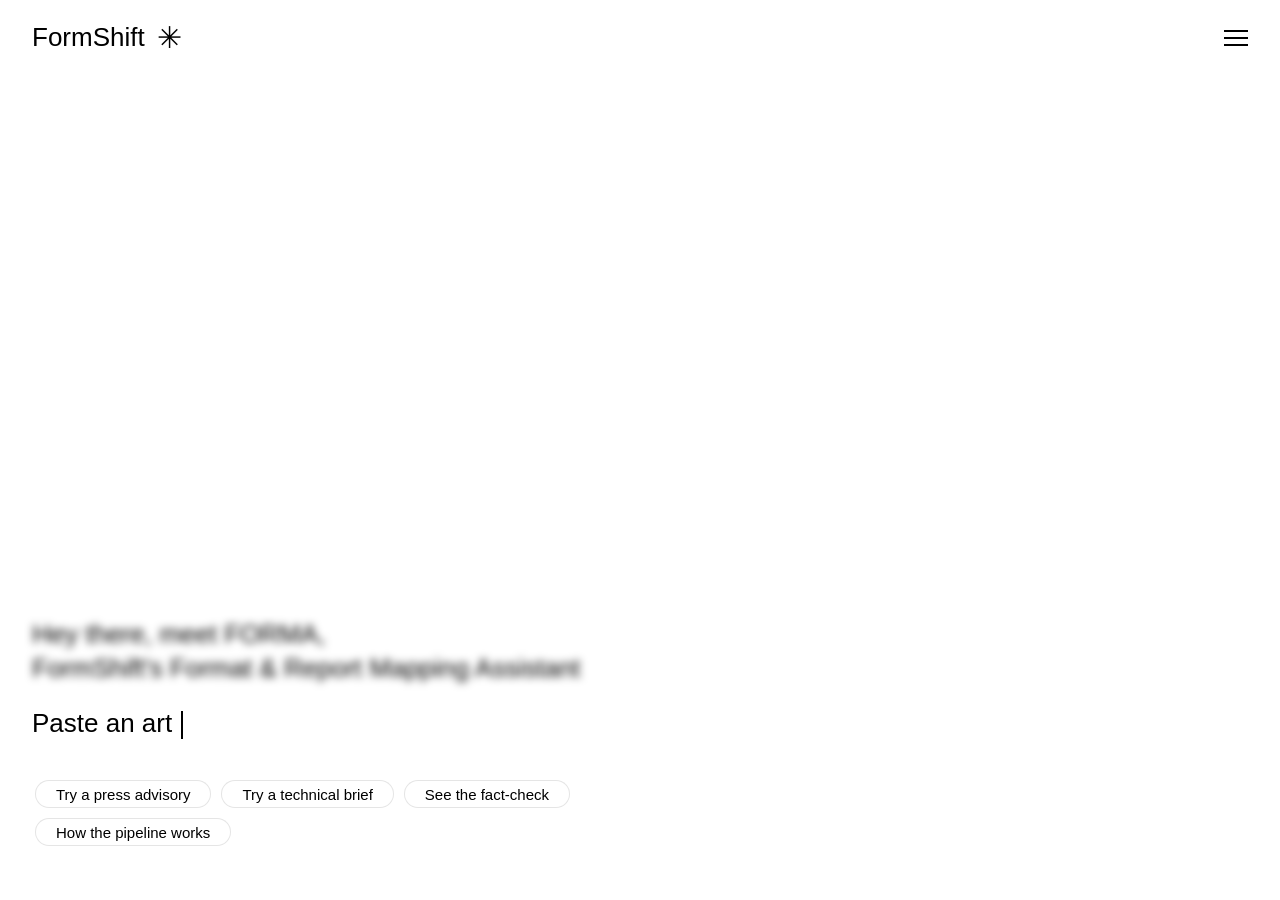
<file: index.html>
<!doctype html>
<html lang="en">

<head>
  <meta charset="UTF-8" />
  <meta name="viewport" content="width=device-width, initial-scale=1.0" />

  <title>FormShift</title>

  <link rel="preconnect" href="https://fonts.googleapis.com">
  <link rel="preconnect" href="https://fonts.gstatic.com" crossorigin>

  <link
    href="https://fonts.googleapis.com/css2?family=Quantico:wght@400;700&display=swap"
    rel="stylesheet"
  >

  <link rel="stylesheet" href="style.css" />
</head>


<body class="page-transition">


  <!-- ============================================================ -->
  <!-- BACKGROUND VIDEO                                              -->
  <!-- ============================================================ -->

  <video
    id="bg-video"
    autoplay
    muted
    loop
    playsinline
    preload="auto"
    src="https://d8j0ntlcm91z4.cloudfront.net/user_38xzZboKViGWJOttwIXH07lWA1P/hf_20260530_042513_df96a13b-6155-4f6e-8b93-c9dee66fba08.mp4">
  </video>


  <!-- ============================================================ -->
  <!-- NAVBAR                                                        -->
  <!-- ============================================================ -->

  <nav class="navbar">

    <div class="logo">

      <a
        class="logo-text"
        href="index1.html">
        FormShift
      </a>

      <span class="logo-asterisk">✳︎</span>

    </div>


    <button
      id="hamburger"
      class="hamburger"
      aria-label="Toggle menu"
      aria-expanded="false">

      <span></span>
      <span></span>
      <span></span>

    </button>

  </nav>


  <!-- ============================================================ -->
  <!-- MOBILE MENU                                                   -->
  <!-- ============================================================ -->

  <div id="mobile-menu" class="mobile-menu">

    <a href="#">Formats</a>
    <a href="#">Pipeline</a>
    <a href="#">Docs</a>
    <a href="#">Pricing</a>

  </div>


  <!-- ============================================================ -->
  <!-- HERO                                                           -->
  <!-- ============================================================ -->

  <main class="hero">

    <div class="hero-content">

      <p class="intro-label">
        Hey there, meet FORMA,<br>
        FormShift's Format &amp; Report Mapping Assistant
      </p>


      <p class="typewriter">

        <span id="typewriter-text"></span>

        <span
          id="typewriter-cursor"
          class="cursor">
        </span>

      </p>


      <!-- ======================================================== -->
      <!-- ACTION PILLS                                               -->
      <!-- ======================================================== -->

      <div id="pills" class="pills">

        <button
          type="button"
          class="pill chat-trigger">
          Try a press advisory
        </button>


        <button
          type="button"
          class="pill chat-trigger">
          Try a technical brief
        </button>


        <button
          type="button"
          class="pill chat-trigger">
          See the fact-check
        </button>


        <button
          type="button"
          class="pill chat-trigger">
          How the pipeline works
        </button>

      </div>

    </div>

  </main>


  <!-- ============================================================ -->
  <!-- CHAT OVERLAY                                                   -->
  <!-- ============================================================ -->

  <div
    id="chat-overlay"
    class="chat-overlay">
  </div>


  <!-- ============================================================ -->
  <!-- CHAT BOX                                                       -->
  <!-- ============================================================ -->

  <div
    id="chat-box"
    class="chat-box"
    role="dialog"
    aria-label="Chat with FORMA">


    <!-- ========================================================== -->
    <!-- CHAT HEADER                                                 -->
    <!-- ========================================================== -->

    <div class="chat-header">

      <div class="chat-header-text">

        <div class="chat-header-title">

          <span class="chat-dot"></span>

          FORMA

        </div>


        <div class="chat-header-subtitle">
          Extract → Generate → Verify
        </div>

      </div>


      <button
        type="button"
        id="chat-close"
        class="chat-close"
        aria-label="Close chat">

        &times;

      </button>

    </div>


    <!-- ========================================================== -->
    <!-- CHAT MESSAGES                                                -->
    <!-- ========================================================== -->

    <div
      id="chat-messages"
      class="chat-messages">
    </div>


    <!-- ========================================================== -->
    <!-- CHAT FORM                                                    -->
    <!-- ========================================================== -->

    <form
      id="chat-form"
      class="chat-form">


      <!-- ======================================================== -->
      <!-- HIDDEN FILE INPUT                                         -->
      <!-- ======================================================== -->

      <input
        id="chat-file"
        type="file"
        accept=".txt,.md,.csv,.json,text/plain,text/csv,application/json"
        hidden
      />


      <!-- ======================================================== -->
      <!-- UPLOAD BUTTON                                              -->
      <!-- ======================================================== -->

      <button
        type="button"
        id="chat-upload"
        class="chat-upload"
        aria-label="Upload article"
        title="Upload article">

        <svg
          width="18"
          height="18"
          viewBox="0 0 24 24"
          fill="none"
          xmlns="http://www.w3.org/2000/svg"
          aria-hidden="true">

          <path
            d="M12 16V4"
            stroke="currentColor"
            stroke-width="1.8"
            stroke-linecap="round"
          />

          <path
            d="M7 9L12 4L17 9"
            stroke="currentColor"
            stroke-width="1.8"
            stroke-linecap="round"
            stroke-linejoin="round"
          />

          <path
            d="M5 20H19"
            stroke="currentColor"
            stroke-width="1.8"
            stroke-linecap="round"
          />

        </svg>

      </button>


      <!-- ======================================================== -->
      <!-- ARTICLE INPUT                                              -->
      <!-- ======================================================== -->

      <input
        id="chat-input"
        class="chat-input"
        type="text"
        placeholder="Paste an article or upload a file..."
        autocomplete="off"
      />


      <!-- ======================================================== -->
      <!-- SEND BUTTON                                                -->
      <!-- ======================================================== -->

      <button
        type="submit"
        class="chat-send"
        aria-label="Send message">

        &#8594;

      </button>


    </form>

  </div>


  <!-- ============================================================ -->
  <!-- JAVASCRIPT                                                     -->
  <!-- ============================================================ -->

  <script src="script.js"></script>

</body>

</html>
</file>
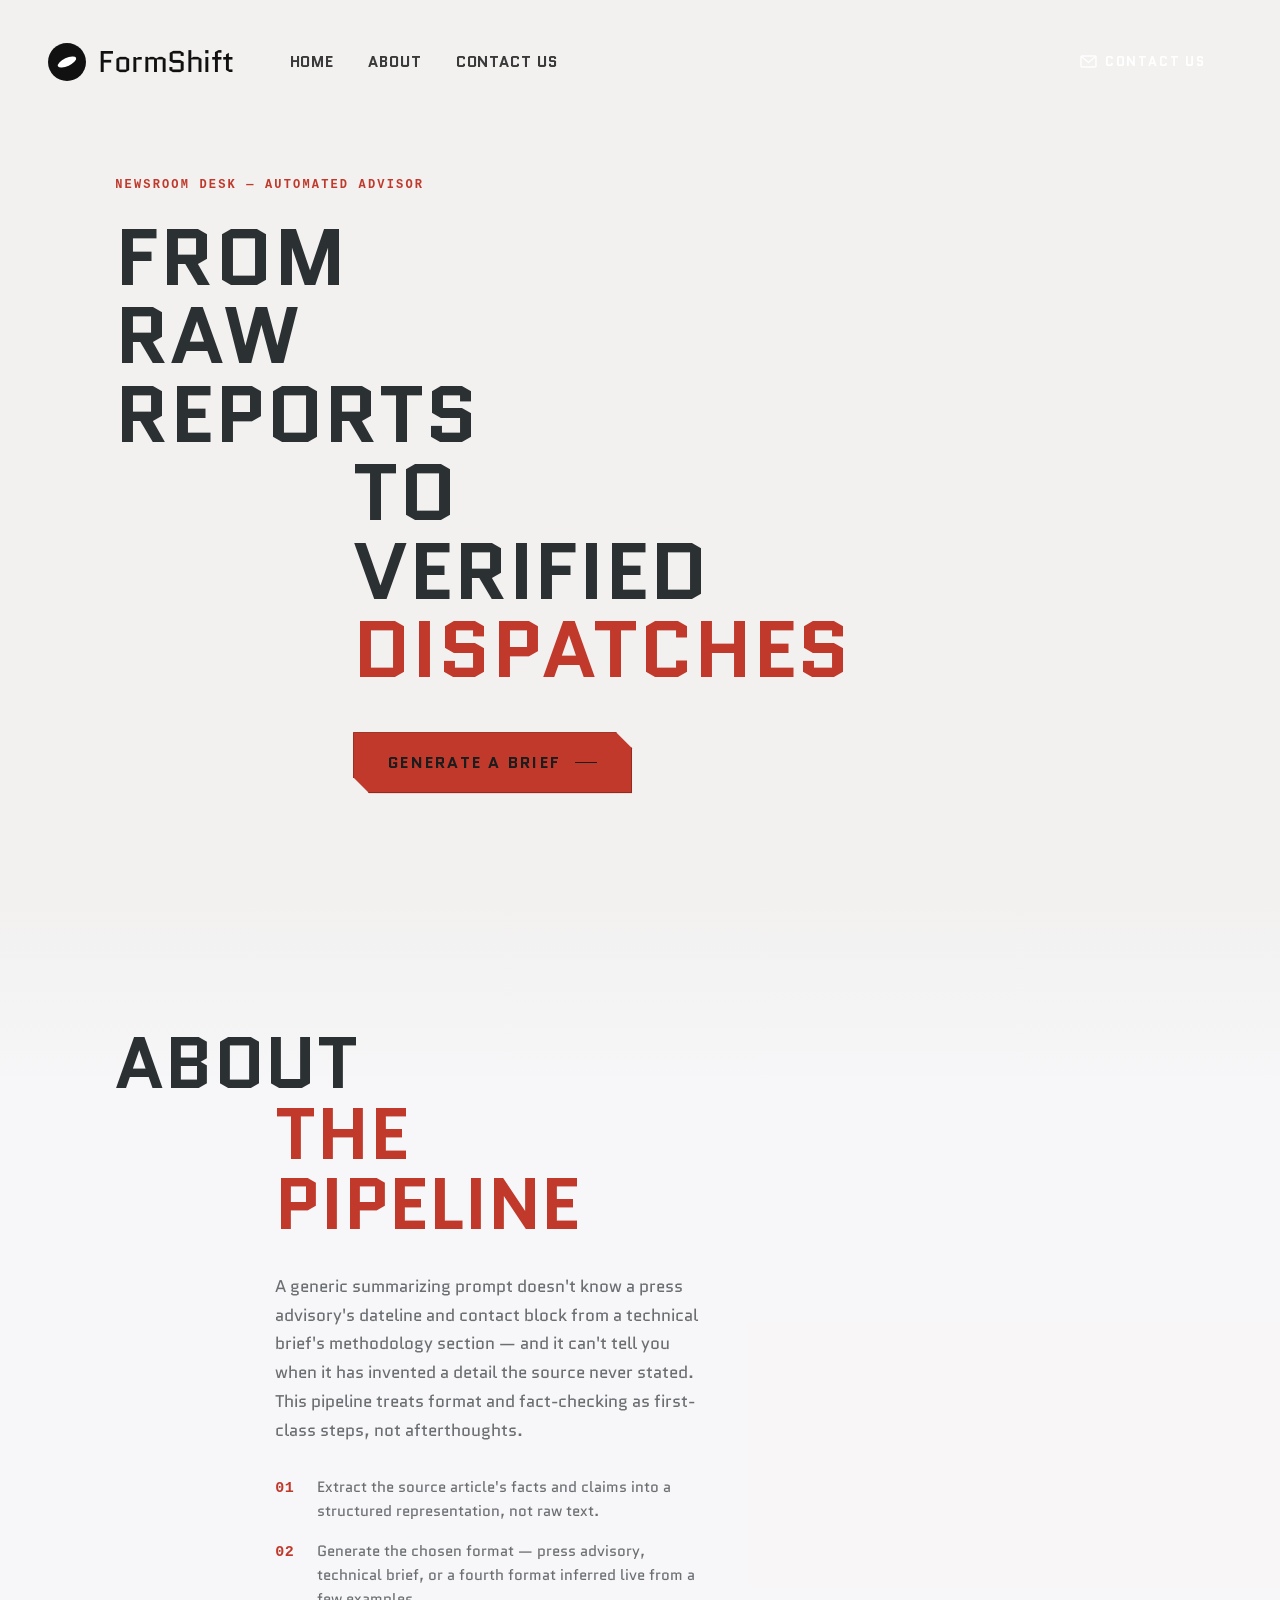
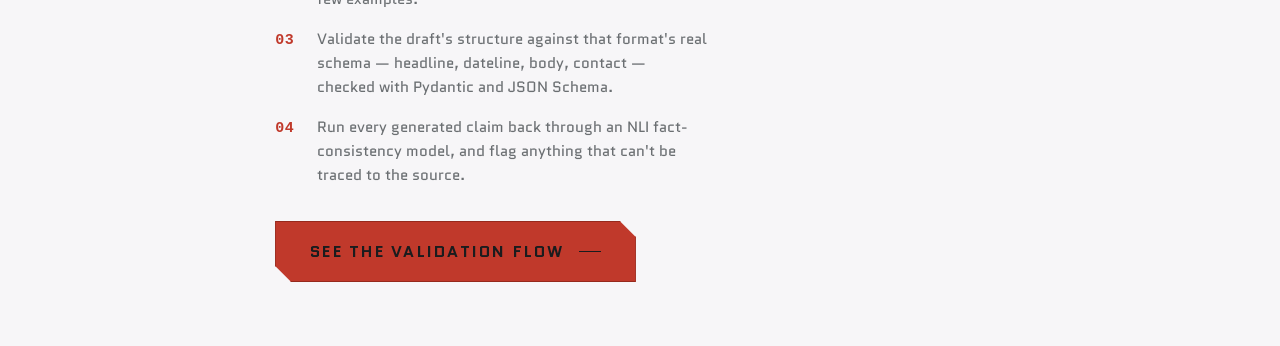
<file: index1.html>
<!DOCTYPE html>
<html lang="en">
<head>
<meta charset="UTF-8">
<meta name="viewport" content="width=device-width, initial-scale=1.0">
<title>FormShift — From raw reports to verified dispatches</title>
<link rel="preconnect" href="https://fonts.googleapis.com">
<link rel="preconnect" href="https://fonts.gstatic.com" crossorigin>
<link href="https://fonts.googleapis.com/css2?family=Quantico:wght@400;700&display=swap" rel="stylesheet">
<style>
  :root{
    --accent:#C0392B;
    --accent-hover:#d8574a;
    --accent-border:#96291d;
    --bg:#F2F1F0;
    --heading:#2b3033;
    --nav-link:#3a3a3a;
    --body-gray:#6b6f72;
    --dark-text:#1a1c1e;
  }

  *{box-sizing:border-box;}

  html,body{margin:0;padding:0;}

  body{
    background:var(--bg);
    font-family:'Quantico','Arial Narrow',sans-serif;
    color:var(--body-gray);
    opacity:0;
    transition:opacity 0.35s ease;
  }

  body.page-ready{ opacity:1; }
  body.page-leaving{ opacity:0; }

  a{
    color:var(--nav-link);
    text-decoration:none;
  }
  a:hover{ color:#000; }

  h1,h2{
    text-transform:uppercase;
    letter-spacing:0.01em;
    line-height:0.98;
    color:var(--heading);
    margin:0;
  }

  button{ font-family:inherit; cursor:pointer; }

  /* ============ HERO ============ */
  .hero{
    position:relative;
    min-height:100svh;
    background:var(--bg);
    overflow:hidden;
  }

  .hero-video{
    position:absolute;
    pointer-events:none;
    object-fit:contain;
    height:auto;
    top:0;
    right:-20%;
    width:99%;
    z-index:0;
  }

  .hero-scrim{
    position:absolute;
    inset:0;
    width:70%;
    background:linear-gradient(90deg, #F2F1F0 0%, #F2F1F0 55%, rgba(242,241,240,0.85) 78%, rgba(242,241,240,0) 100%);
    pointer-events:none;
    z-index:1;
  }

  /* Navbar */
  .navbar{
    position:relative;
    z-index:5;
    display:flex;
    flex-wrap:wrap;
    align-items:center;
    gap:clamp(20px,5vw,56px);
    padding:clamp(20px,3vw,38px) clamp(20px,4vw,48px) 0;
  }

  .logo-group{
    display:flex;
    align-items:center;
    gap:12px;
  }

  .logo-mark{
    width:38px;
    height:38px;
    border-radius:50%;
    background:#111;
    display:flex;
    align-items:center;
    justify-content:center;
    flex:none;
  }
  .logo-mark span{
    width:20px;
    height:8px;
    border-radius:50%;
    background:#fff;
    transform:rotate(-25deg);
    display:block;
  }
  .logo-word{
    font-size:clamp(22px,5vw,30px);
    font-weight:400;
    color:#111;
    letter-spacing:-0.5px;
    text-transform:none;
  }

  .nav-links{
    display:flex;
    align-items:center;
    gap:34px;
    list-style:none;
    margin:0;
    padding:0;
  }
  .nav-links a{
    font-weight:700;
    font-size:clamp(12px,2.4vw,15px);
    letter-spacing:0.06em;
    color:var(--nav-link);
    white-space:nowrap;
    text-transform:uppercase;
  }

  .nav-contact{
    margin-left:auto;
    display:flex;
    align-items:center;
    gap:8px;
    background:transparent;
    border:none;
    color:#fff;
    text-transform:uppercase;
    letter-spacing:0.14em;
    padding:14px 26px;
    font-size:13px;
    font-weight:700;
    clip-path:polygon(0 0, calc(100% - 12px) 0, 100% 12px, 100% 100%, 12px 100%, 0 calc(100% - 12px));
    transition:background 0.2s ease;
  }
  .nav-contact:hover{
    background:rgba(255,255,255,0.14);
  }
  .nav-contact svg{ flex:none; }

  .hamburger{
    display:none;
    margin-left:auto;
    background:none;
    border:none;
    flex-direction:column;
    gap:5px;
    padding:8px;
  }
  .hamburger span{
    width:22px;
    height:2px;
    background:#fff;
    display:block;
  }

  .mobile-menu{
    display:none;
    flex-direction:column;
    gap:18px;
    list-style:none;
    margin:0;
    padding:18px clamp(20px,4vw,48px) 0;
    position:relative;
    z-index:5;
  }
  .mobile-menu a{
    color:#1a1c1e;
    font-weight:700;
    font-size:15px;
    letter-spacing:0.06em;
    text-transform:uppercase;
  }
  .mobile-menu.open{ display:flex; }

  /* Headline */
  .hero-content{
    position:relative;
    z-index:2;
  }

  .dateline{
    font-family:'Courier New', monospace;
    font-size:12px;
    font-weight:700;
    letter-spacing:0.18em;
    text-transform:uppercase;
    color:var(--accent);
    padding:min(clamp(40px,9vw,120px),9vh) 20px 0 clamp(20px,9vw,118px);
  }

  .headline{
    font-weight:700;
    padding:14px 20px min(clamp(24px,4vw,44px),5vh) clamp(20px,9vw,118px);
    font-size:min(clamp(34px,7.6vw,80px), 9.2vh);
  }
  .headline .indent{
    display:block;
    margin-left:min(238px,28vw);
  }
  .headline .accent-line{
    color:var(--accent);
  }

  .cta-btn{
    display:inline-flex;
    align-items:center;
    gap:14px;
    background:var(--accent);
    border:1px solid var(--accent-border);
    color:var(--dark-text);
    text-transform:uppercase;
    font-weight:700;
    letter-spacing:0.14em;
    padding:18px 34px;
    font-size:clamp(13px,2.2vw,16px);
    clip-path:polygon(0 0, calc(100% - 16px) 0, 100% 16px, 100% 100%, 16px 100%, 0 calc(100% - 16px));
    box-shadow:0 0 0 1px rgba(192,57,43,0.35), 0 10px 30px -12px rgba(150,41,29,0.6);
    transition:background 0.2s ease, box-shadow 0.2s ease;
  }
  .cta-btn:hover{
    background:var(--accent-hover);
    box-shadow:0 0 0 1px rgba(192,57,43,0.5), 0 14px 36px -10px rgba(150,41,29,0.75);
  }
  .cta-btn .trail{
    width:22px;
    height:1px;
    background:var(--dark-text);
    display:inline-block;
  }

  .cta-wrap{
    position:relative;
    z-index:2;
    padding-left:calc(clamp(20px,9vw,118px) + min(238px,28vw));
    padding-bottom:min(clamp(36px,6vw,80px),7vh);
  }

  /* ============ ABOUT ============ */
  .about{
    display:flex;
    flex-wrap:wrap;
    align-items:center;
    gap:40px;
    background:linear-gradient(180deg, #F2F1F0 0%, #F7F6F8 18%, #F7F6F8 100%);
    padding:clamp(60px,10vw,140px) 0 clamp(30px,5vw,70px) clamp(20px,9vw,118px);
  }

  .about-left{
    flex:1 1 420px;
    min-width:300px;
  }

  .about-left h2{
    font-size:clamp(34px,6.5vw,72px);
    font-weight:700;
  }
  .about-left h2 .indent{
    display:block;
    margin-left:min(160px,18vw);
    color:var(--accent);
  }

  .about-left p{
    max-width:520px;
    margin:32px 0 0 min(160px,18vw);
    font-size:clamp(14px,1.6vw,17px);
    line-height:1.7;
    color:var(--body-gray);
  }

  .about-list{
    list-style:none;
    margin:30px 0 0 min(160px,18vw);
    padding:0;
    max-width:520px;
    display:flex;
    flex-direction:column;
    gap:16px;
  }
  .about-list li{
    display:flex;
    gap:16px;
    align-items:baseline;
    font-size:clamp(13px,1.4vw,15px);
    line-height:1.6;
    color:var(--body-gray);
  }
  .about-list .step-num{
    font-family:'Courier New', monospace;
    font-weight:700;
    letter-spacing:0.04em;
    color:var(--accent);
    flex:none;
    width:26px;
  }

  .about-left .cta-btn{
    margin:34px 0 0 min(160px,18vw);
  }

  .about-right{
    flex:1 1 360px;
    min-width:280px;
    display:flex;
    justify-content:flex-end;
    position:relative;
  }

  .about-video-wrap{
    position:relative;
    width:100%;
    max-width:644px;
  }

  .about-video{
    width:100%;
    max-width:644px;
    height:auto;
    display:block;
  }

  .about-overlay{
    position:absolute;
    top:0;
    right:0;
    width:100%;
    max-width:644px;
    height:100%;
    background:var(--accent);
    mix-blend-mode:hue;
    pointer-events:none;
    z-index:1;
  }

  /* ============ MOBILE ============ */
  @media (max-width:700px){
    .hero-video{
      top:0;
      left:-12%;
      right:auto;
      width:119%;
    }
    .hero-scrim{ display:none; }
    .nav-links, .nav-contact{ display:none; }
    .hamburger{ display:flex; }
    .dateline{
      margin-top:360px;
      padding:0 20px 0 20px;
    }
    .headline{
      margin-top:0;
      padding:10px 20px 28px 20px;
      font-size:clamp(34px,10vw,56px);
    }
    .cta-wrap{
      padding-left:20px;
    }
  }
</style>
</head>
<body>

<!-- ============ HERO ============ -->
<section class="hero">
  <video class="hero-video" autoplay muted loop playsinline preload="auto" src="https://d8j0ntlcm91z4.cloudfront.net/user_38xzZboKViGWJOttwIXH07lWA1P/hf_20260823_050407_500d0339-ab28-41c1-9688-132a74a3b5aa.mp4"></video>
  <div class="hero-scrim"></div>

  <div class="hero-content">
    <nav class="navbar">
      <div class="logo-group">
        <span class="logo-mark"><span></span></span>
        <span class="logo-word">FormShift</span>
      </div>

      <ul class="nav-links">
        <li><a href="#">Home</a></li>
        <li><a href="#about">About</a></li>
        <li><a href="#contact">Contact us</a></li> 
      </ul>

      <a class="nav-contact page-link" href="index.html">
        <svg width="17" height="13" viewBox="0 0 17 13" fill="none" xmlns="http://www.w3.org/2000/svg">
          <rect x="1" y="1" width="15" height="11" rx="1" stroke="white" stroke-width="1.4"/>
          <path d="M1.5 1.5L8.5 7.5L15.5 1.5" stroke="white" stroke-width="1.4" stroke-linecap="round" stroke-linejoin="round"/>
        </svg>
        Contact us
      </a>

      <button class="hamburger" id="hamburgerBtn" aria-label="Menu">
        <span></span><span></span><span></span>
      </button>
    </nav>

    <ul class="mobile-menu" id="mobileMenu">
      <li><a href="#">Home</a></li>
      <li><a href="#about">About</a></li>
      <li><a href="#contact">Contact us</a></li>
    </ul>

    <p class="dateline">Newsroom desk — automated Advisor</p>

    <h1 class="headline">
      FROM<br>
      RAW<br>
      REPORTS<br>
      <span class="indent">TO</span>
      <span class="indent">VERIFIED</span>
      <span class="indent accent-line">DISPATCHES</span>
    </h1>

    <div class="cta-wrap">
      <a class="cta-btn page-link" href="index.html">Generate a brief <span class="trail"></span></a>
    </div>
  </div>
</section>

<!-- ============ ABOUT ============ -->
<section class="about" id="about">
  <div class="about-left">
    <h2>ABOUT<span class="indent">THE PIPELINE</span></h2>
    <p>A generic summarizing prompt doesn't know a press advisory's dateline and contact block from a technical brief's methodology section — and it can't tell you when it has invented a detail the source never stated. This pipeline treats format and fact-checking as first-class steps, not afterthoughts.</p>

    <ul class="about-list">
      <li><span class="step-num">01</span> Extract the source article's facts and claims into a structured representation, not raw text.</li>
      <li><span class="step-num">02</span> Generate the chosen format — press advisory, technical brief, or a fourth format inferred live from a few examples.</li>
      <li><span class="step-num">03</span> Validate the draft's structure against that format's real schema — headline, dateline, body, contact — checked with Pydantic and JSON Schema.</li>
      <li><span class="step-num">04</span> Run every generated claim back through an NLI fact-consistency model, and flag anything that can't be traced to the source.</li>
    </ul>

    <a class="cta-btn page-link" href="index.html">See the validation flow <span class="trail"></span></a>
  </div>

  <div class="about-right">
    <div class="about-video-wrap">
      <video class="about-video" autoplay muted loop playsinline preload="auto" src="https://d8j0ntlcm91z4.cloudfront.net/user_38xzZboKViGWJOttwIXH07lWA1P/hf_20260823_063501_2e2c8971-de1e-473a-8611-a0c9ae7ee186.mp4"></video>
      <div class="about-overlay"></div>
    </div>
  </div>
</section>

<script>
  // Fade between the landing page and the interactive experience.
  requestAnimationFrame(() => document.body.classList.add('page-ready'));

  document.querySelectorAll('a.page-link').forEach((link) => {
    link.addEventListener('click', (event) => {
      if (event.metaKey || event.ctrlKey || event.shiftKey || event.altKey) return;
      event.preventDefault();
      document.body.classList.remove('page-ready');
      document.body.classList.add('page-leaving');
      setTimeout(() => {
        window.location.href = link.href;
      }, 350);
    });
  });

  // Mobile menu toggle
  const hamburgerBtn = document.getElementById('hamburgerBtn');
  const mobileMenu = document.getElementById('mobileMenu');
  hamburgerBtn.addEventListener('click', () => {
    mobileMenu.classList.toggle('open');
  });

  // Robust autoplay retry for all videos
  const videos = document.querySelectorAll('video');

  function tryPlay(video){
    video.muted = true;
    const p = video.play();
    if (p && p.catch) p.catch(() => {});
  }

  videos.forEach(video => {
    tryPlay(video);
    setInterval(() => tryPlay(video), 1000);
  });

  ['click', 'touchstart'].forEach(evt => {
    document.addEventListener(evt, () => {
      videos.forEach(video => tryPlay(video));
    }, { once: false });
  });
</script>

</body>
</html>
</file>
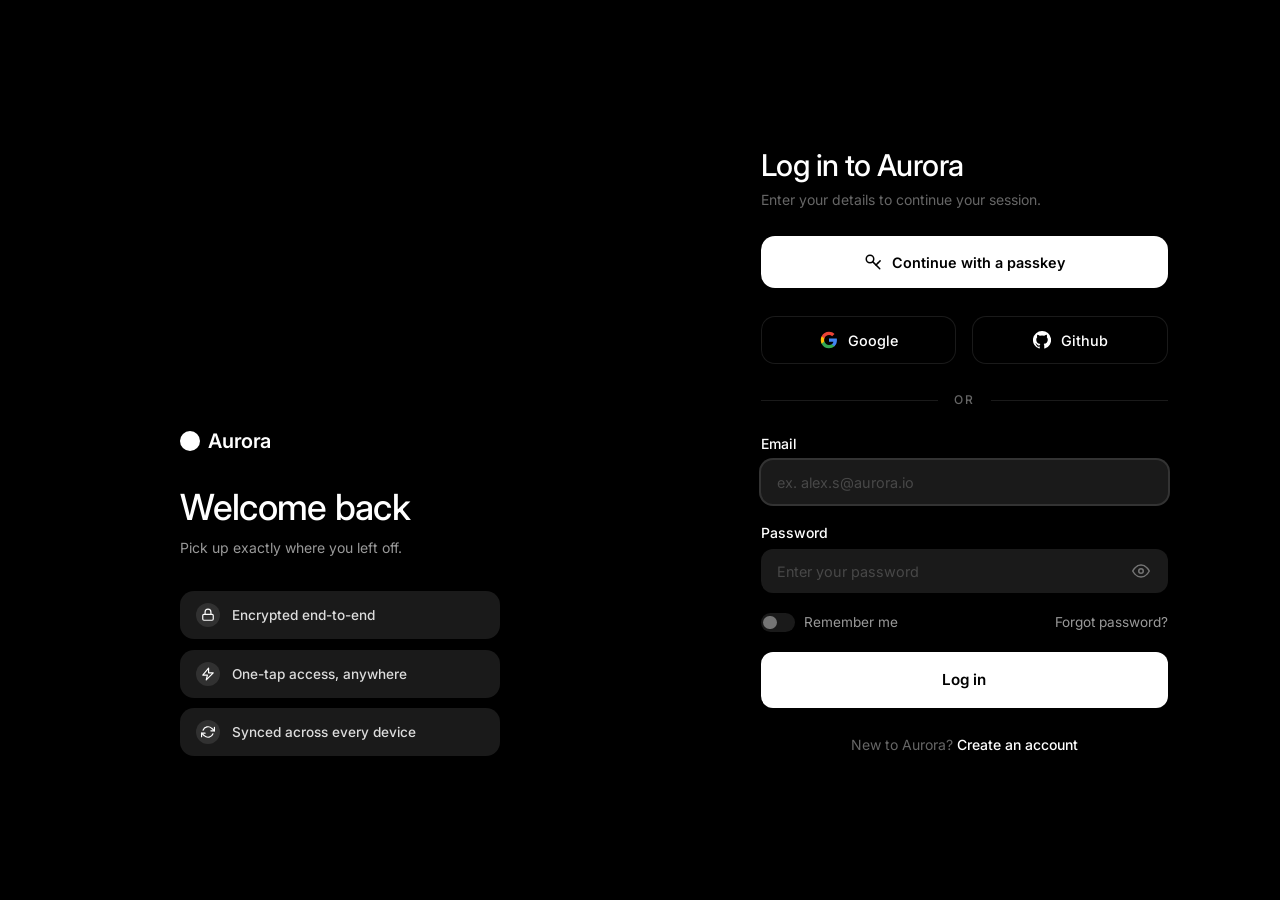
<file: login_page/login.html>
<!DOCTYPE html>
<html lang="en">
<head>
  <meta charset="UTF-8">
  <meta name="viewport" content="width=device-width, initial-scale=1.0">
  <title>Aurora Log In</title>
  <link rel="preconnect" href="https://fonts.googleapis.com">
  <link rel="preconnect" href="https://fonts.gstatic.com" crossorigin>
  <link href="https://fonts.googleapis.com/css2?family=Inter:wght@300;400;500;600;700&display=swap" rel="stylesheet">
  <link rel="stylesheet" href="login.css">
</head>
<body>

  <main class="main">

    <!-- Left Column: Hero -->
    <section class="hero">
      <video class="hero-video" autoplay muted loop playsinline>
        <source src="https://d8j0ntlcm91z4.cloudfront.net/user_38xzZboKViGWJOttwIXH07lWA1P/hf_20260506_081238_406ed0e3-5d83-436e-a512-0bbff7ec5b95.mp4" type="video/mp4">
      </video>

      <div class="hero-content">

        <div class="hero-item brand">
          <svg width="20" height="20" viewBox="0 0 20 20" fill="white">
            <circle cx="10" cy="10" r="10"></circle>
          </svg>
          <span class="brand-name">Aurora</span>
        </div>

        <div class="hero-item heading-block">
          <h1 class="heading">Welcome back</h1>
          <p class="subheading">Pick up exactly where you left off.</p>
        </div>

        <div class="hero-item highlights">
          <div class="highlight-item">
            <span class="highlight-icon">
              <svg width="14" height="14" viewBox="0 0 24 24" fill="none" stroke="currentColor" stroke-width="2" stroke-linecap="round" stroke-linejoin="round">
                <rect x="3" y="11" width="18" height="10" rx="2"></rect>
                <path d="M7 11V7a5 5 0 0 1 10 0v4"></path>
              </svg>
            </span>
            <span class="highlight-text">Encrypted end-to-end</span>
          </div>
          <div class="highlight-item">
            <span class="highlight-icon">
              <svg width="14" height="14" viewBox="0 0 24 24" fill="none" stroke="currentColor" stroke-width="2" stroke-linecap="round" stroke-linejoin="round">
                <polygon points="13 2 3 14 11 14 9 22 21 10 13 10 13 2"></polygon>
              </svg>
            </span>
            <span class="highlight-text">One-tap access, anywhere</span>
          </div>
          <div class="highlight-item">
            <span class="highlight-icon">
              <svg width="14" height="14" viewBox="0 0 24 24" fill="none" stroke="currentColor" stroke-width="2" stroke-linecap="round" stroke-linejoin="round">
                <path d="M23 4v6h-6"></path>
                <path d="M1 20v-6h6"></path>
                <path d="M3.51 9a9 9 0 0 1 14.85-3.36L23 10M1 14l4.64 4.36A9 9 0 0 0 20.49 15"></path>
              </svg>
            </span>
            <span class="highlight-text">Synced across every device</span>
          </div>
        </div>

      </div>
    </section>

    <!-- Right Column: Log In Form -->
    <section class="form-section">
      <div class="form-wrap">

        <div class="form-header">
          <h2 class="form-title">Log in to Aurora</h2>
          <p class="form-subtitle">Enter your details to continue your session.</p>
        </div>

        <button type="button" class="passkey-button" id="passkeyButton">
          <svg width="18" height="18" viewBox="0 0 24 24" fill="none" stroke="currentColor" stroke-width="2" stroke-linecap="round" stroke-linejoin="round">
            <circle cx="8" cy="8" r="5"></circle>
            <path d="M11.5 11.5 21 21"></path>
            <path d="M16 16l2.5-2.5"></path>
            <path d="M19 13l2.5-2.5"></path>
          </svg>
          <span>Continue with a passkey</span>
        </button>

        <div class="social-grid">
          <button class="social-button" type="button">
            <svg width="18" height="18" viewBox="0 0 24 24" fill="none">
              <path d="M22.56 12.25c0-.78-.07-1.53-.2-2.25H12v4.26h5.92a5.06 5.06 0 0 1-2.2 3.32v2.77h3.57c2.08-1.92 3.28-4.74 3.28-8.1z" fill="#4285F4"/>
              <path d="M12 23c2.97 0 5.46-.98 7.28-2.66l-3.57-2.77c-.99.66-2.25 1.06-3.71 1.06-2.86 0-5.29-1.93-6.16-4.53H2.18v2.85A11 11 0 0 0 12 23z" fill="#34A853"/>
              <path d="M5.84 14.09A6.6 6.6 0 0 1 5.5 12c0-.73.13-1.43.34-2.09V7.06H2.18A11 11 0 0 0 1 12c0 1.77.43 3.45 1.18 4.94l3.66-2.85z" fill="#FBBC05"/>
              <path d="M12 5.38c1.62 0 3.06.56 4.21 1.64l3.15-3.15C17.45 2.09 14.97 1 12 1a11 11 0 0 0-9.82 6.06l3.66 2.85C6.71 7.31 9.14 5.38 12 5.38z" fill="#EA4335"/>
            </svg>
            <span>Google</span>
          </button>
          <button class="social-button" type="button">
            <svg width="18" height="18" viewBox="0 0 24 24" fill="currentColor">
              <path d="M12 0a12 12 0 0 0-3.79 23.4c.6.11.82-.26.82-.58v-2.02c-3.34.73-4.04-1.61-4.04-1.61-.55-1.39-1.34-1.76-1.34-1.76-1.09-.75.08-.73.08-.73 1.2.09 1.84 1.24 1.84 1.24 1.07 1.83 2.81 1.3 3.5 1 .11-.78.42-1.3.76-1.6-2.67-.3-5.47-1.33-5.47-5.93 0-1.31.47-2.38 1.24-3.22-.12-.3-.54-1.53.12-3.18 0 0 1.01-.32 3.3 1.23a11.5 11.5 0 0 1 6 0c2.29-1.55 3.3-1.23 3.3-1.23.66 1.65.24 2.88.12 3.18.77.84 1.23 1.91 1.23 3.22 0 4.61-2.8 5.63-5.48 5.92.43.37.81 1.1.81 2.22v3.29c0 .32.22.7.83.58A12 12 0 0 0 12 0z"/>
            </svg>
            <span>Github</span>
          </button>
        </div>

        <div class="divider">
          <span>Or</span>
        </div>

        <form class="login-form" id="loginForm">
          <div class="input-group">
            <label for="email">Email</label>
            <input type="email" id="email" placeholder="ex. alex.s@aurora.io" autocomplete="email" autofocus>
          </div>

          <div class="input-group">
            <label for="password">Password</label>
            <div class="password-field">
              <input type="password" id="password" placeholder="Enter your password" autocomplete="current-password">
              <button type="button" class="password-toggle" id="passwordToggle" aria-label="Show password">
                <svg class="eye-icon" width="18" height="18" viewBox="0 0 24 24" fill="none" stroke="currentColor" stroke-width="2" stroke-linecap="round" stroke-linejoin="round">
                  <path d="M1 12s4-8 11-8 11 8 11 8-4 8-11 8-11-8-11-8z"></path>
                  <circle cx="12" cy="12" r="3"></circle>
                </svg>
              </button>
            </div>
          </div>

          <div class="form-row">
            <label class="remember-toggle">
              <input type="checkbox" id="rememberMe">
              <span class="toggle-track"><span class="toggle-thumb"></span></span>
              <span class="remember-label">Remember me</span>
            </label>
            <a href="mailto:support@aurora.io" class="forgot-link">Forgot password?</a>
          </div>

          <button type="submit" class="submit-button">Log in</button>
        </form>

        <p class="footer-link">New to Aurora? <a href="../signup_page/index.html">Create an account</a></p>

      </div>
    </section>

  </main>

  <script src="login.js"></script>
</body>
</html>
</file>
<file: style.css>
*{box-sizing:border-box}
:root{
  --font-heading:'HelveticaNowDisplay-Medium','Helvetica Neue',Arial,sans-serif;
  --font-body:'HelveticaNowDisplayW01-Rg','Helvetica Neue',Arial,sans-serif;
}
html,body{margin:0;height:100%;font-family:var(--font-body)}
body{overflow:hidden;background:#fff;color:#000}
body.page-transition{opacity:0;transition:opacity .35s ease}
body.page-ready{opacity:1}
a{color:inherit;text-decoration:none}
button{font-family:inherit;cursor:pointer}

#bg-video{
  position:fixed;inset:0;width:100%;height:100%;
  object-fit:cover;object-position:70% center;z-index:0;
}

.navbar{
  position:fixed;top:0;left:0;right:0;z-index:10;
  display:flex;justify-content:space-between;align-items:center;
  padding:16px 20px;
}
.logo{display:flex;align-items:center;gap:12px}
.logo-text{font-family:var(--font-heading);font-size:21px;color:#000}
.logo-asterisk{font-size:25px;color:#000}
.hamburger{
  display:flex;flex-direction:column;align-items:flex-end;justify-content:center;
  gap:5px;width:32px;height:32px;background:none;border:none;padding:0;
}
.hamburger span{width:24px;height:2px;background:#000;transition:.3s}
.hamburger.open span:nth-child(1){transform:rotate(45deg) translate(2px,7px)}
.hamburger.open span:nth-child(2){opacity:0}
.hamburger.open span:nth-child(3){transform:rotate(-45deg) translate(2px,-7px)}

.mobile-menu{
  position:fixed;inset:0;z-index:9;background:rgba(255,255,255,.95);
  backdrop-filter:blur(4px);display:flex;flex-direction:column;justify-content:center;
  align-items:flex-start;padding:0 32px;gap:32px;opacity:0;pointer-events:none;
  transition:opacity .3s ease;
}
.mobile-menu.open{opacity:1;pointer-events:auto}
.mobile-menu a{font-size:32px;font-weight:500;color:#000}

.hero{
  position:relative;z-index:1;height:100vh;display:flex;flex-direction:column;
  justify-content:flex-end;padding:0 20px 48px;overflow:hidden;
}
.hero-content{position:relative;z-index:10;max-width:650px}
.intro-label{margin:0 0 20px;font-size:clamp(18px,4vw,26px);line-height:1.3;color:#000;filter:blur(4px)}
.typewriter{margin:0 0 20px;color:#000;font-size:clamp(18px,4vw,26px);line-height:1.35;min-height:54px}
.cursor{display:inline-block;width:2px;height:1.1em;background:#000;vertical-align:middle;margin-left:2px;animation:blink 1s step-end infinite}
.cursor.hidden{display:none}
@keyframes blink{50%{opacity:0}}

.pills{display:flex;flex-wrap:wrap;gap:4px;opacity:0;transform:translateY(8px);transition:.4s}
.pills.visible{opacity:1;transform:translateY(0)}
.pill{
  display:inline-flex;align-items:center;justify-content:center;background:#fff;color:#000;
  border:1px solid rgba(0,0,0,.1);border-radius:999px;font-size:13px;
  padding:.3em 16px;margin:0 .2em .4em;white-space:nowrap;transition:.2s;
}
.pill:hover{background:#000;color:#fff}

.chat-overlay{
  position:fixed;inset:0;z-index:19;background:rgba(0,0,0,.15);
  opacity:0;pointer-events:none;transition:opacity .3s ease;
}
.chat-overlay.open{opacity:1;pointer-events:auto}

.chat-box{
  position:fixed;z-index:20;left:50%;bottom:0;width:min(420px,calc(100vw - 32px));
  max-height:70vh;display:flex;flex-direction:column;background:#fff;
  border-radius:16px 16px 0 0;box-shadow:0 -8px 40px rgba(0,0,0,.25);
  transform:translate(-50%,100%);opacity:0;pointer-events:none;
  transition:transform .35s ease,opacity .35s ease;
}
.chat-box.open{transform:translate(-50%,0);opacity:1;pointer-events:auto}
.chat-header{display:flex;align-items:center;justify-content:space-between;padding:14px 18px;border-bottom:1px solid rgba(0,0,0,.08)}
.chat-header-text{display:flex;flex-direction:column;gap:2px}
.chat-header-title{display:flex;align-items:center;gap:8px;font-family:var(--font-heading);font-size:16px}
.chat-header-subtitle{font-size:11px;letter-spacing:.02em;color:rgba(0,0,0,.45);padding-left:16px}
.chat-dot{width:8px;height:8px;border-radius:50%;background:#2ecc71;display:inline-block}
.chat-close{background:none;border:none;font-size:22px;color:#000;width:28px;height:28px;border-radius:50%}
.chat-close:hover{background:rgba(0,0,0,.06)}

.chat-messages{
  flex:1;overflow-y:auto;padding:16px 18px;display:flex;flex-direction:column;
  gap:10px;min-height:200px;
}
.chat-msg{max-width:80%;padding:9px 14px;border-radius:14px;font-size:14px;line-height:1.4}
.chat-msg.bot{align-self:flex-start;background:#f2f2f2;color:#000;border-bottom-left-radius:4px}
.chat-msg.user{align-self:flex-end;background:#000;color:#fff;border-bottom-right-radius:4px}
.chat-msg.system{
  align-self:stretch;max-width:100%;background:#0d0d0d;color:#e6e6e6;
  border-radius:10px;font-family:'Courier New',monospace;font-size:12.5px;
  line-height:1.6;white-space:pre-wrap;
}
.chat-msg.system .flag{color:#ff8a65}
.chat-msg.system .ok{color:#6fdc8c}
.muted{opacity:.6;font-size:12px}

.chat-form{
  display:flex;align-items:center;gap:8px;padding:12px 14px;
  border-top:1px solid rgba(0,0,0,.08);
}
.chat-input{
  flex:1;min-width:0;border:1px solid rgba(0,0,0,.15);border-radius:999px;
  padding:10px 16px;font-size:14px;font-family:var(--font-body);outline:none;
}
.chat-input:focus{border-color:rgba(0,0,0,.4)}

.chat-upload{
  width:36px;height:36px;flex-shrink:0;border:1px solid rgba(0,0,0,.12);
  border-radius:50%;background:#fff;color:#000;display:flex;align-items:center;
  justify-content:center;cursor:pointer;transition:.2s;
}
.chat-upload:hover{background:#f2f2f2;border-color:rgba(0,0,0,.25)}
.chat-upload:active{transform:scale(.94)}

.chat-send{
  width:36px;height:36px;flex-shrink:0;border-radius:50%;border:none;
  background:#000;color:#fff;font-size:16px;display:flex;align-items:center;
  justify-content:center;transition:opacity .2s;
}
.chat-send:hover{opacity:.8}

@media (min-width:640px){
  .navbar{padding:20px 32px}
  .logo-text{font-size:26px}.logo-asterisk{font-size:30px}
  .hero{padding-left:32px;padding-right:32px}
  .pill{font-size:15px;padding:.3em 20px}
  .chat-box{bottom:24px;right:24px;left:auto;transform:translateY(100%);border-radius:16px}
  .chat-box.open{transform:translateY(0)}
}


/* ------------------------------------------------------------------ */
/* Backend result / fact-check panel                                  */
/* ------------------------------------------------------------------ */

.assistant-result h3{
  margin:0 0 8px;
  font-family:var(--font-heading);
  font-size:18px;
  line-height:1.25;
}

.assistant-result h4{
  margin:16px 0 6px;
  font-family:var(--font-heading);
  font-size:12px;
  text-transform:uppercase;
  letter-spacing:.08em;
}

.assistant-result p{
  margin:7px 0;
}

.assistant-result ul{
  margin:7px 0 12px 18px;
  padding:0;
}

.assistant-result hr{
  border:0;
  border-top:1px solid rgba(0,0,0,.1);
  margin:14px 0;
}

.assistant-result .ok{
  color:#16834b;
  font-weight:700;
}

.assistant-result .flag{
  color:#c0392b;
  font-weight:700;
}
</file>
<file: login_page/login.css>
:root {
  --font-sans: "Inter", ui-sans-serif, system-ui, sans-serif;
  --color-brand-gray: #1A1A1A;
}

* {
  box-sizing: border-box;
  margin: 0;
  padding: 0;
}

body {
  font-family: var(--font-sans);
  background: #000;
  color: #fff;
  -webkit-font-smoothing: antialiased;
  -moz-osx-font-smoothing: grayscale;
}

::selection {
  background: rgba(255, 255, 255, 0.3);
}

/* ---------- Layout ---------- */

.main {
  display: flex;
  min-height: 100vh;
  width: 100%;
  background: #000;
  padding: 0.5rem;
}

@media (min-width: 1024px) {
  .main {
    height: 100vh;
    overflow: hidden;
    padding: 1rem;
  }
}

/* ---------- Hero (Left Column) ---------- */

.hero {
  display: none;
  position: relative;
  flex-direction: column;
  align-items: center;
  justify-content: flex-end;
  padding-bottom: 8rem;
  padding-left: 3rem;
  padding-right: 3rem;
  border-radius: 1.5rem;
  overflow: hidden;
  box-shadow: 0 25px 50px -12px rgba(0, 0, 0, 0.7);
  height: 100%;
}

@media (min-width: 1024px) {
  .hero {
    display: flex;
    width: 52%;
  }
}

.hero-video {
  position: absolute;
  inset: 0;
  width: 100%;
  height: 100%;
  object-fit: cover;
}

.hero-content {
  position: relative;
  z-index: 10;
  width: 100%;
  max-width: 20rem;
  display: flex;
  flex-direction: column;
  gap: 2rem;
}

/* Fast, snappy reveal: shorter durations & delays than the sign-up page */
.hero-item {
  opacity: 0;
  transform: translateY(8px);
  animation: heroFadeUp 0.35s ease forwards;
}

.brand { animation-delay: 0.05s; }
.heading-block { animation-delay: 0.12s; }
.highlights { animation-delay: 0.2s; }

@keyframes heroFadeUp {
  to {
    opacity: 1;
    transform: translateY(0);
  }
}

.brand {
  display: flex;
  align-items: center;
  gap: 0.5rem;
}

.brand-name {
  font-size: 1.25rem;
  font-weight: 600;
  letter-spacing: -0.02em;
}

.heading-block {
  display: flex;
  flex-direction: column;
  gap: 0.5rem;
}

.heading {
  font-size: 2.25rem;
  font-weight: 500;
  letter-spacing: -0.02em;
  white-space: nowrap;
}

.subheading {
  color: rgba(255, 255, 255, 0.6);
  font-size: 0.875rem;
  line-height: 1.6;
}

/* Highlights: non-sequential facts, so icons rather than step numbers */
.highlights {
  display: flex;
  flex-direction: column;
  gap: 0.65rem;
}

.highlight-item {
  display: flex;
  align-items: center;
  gap: 0.75rem;
  padding: 0.75rem 1rem;
  border-radius: 0.875rem;
  background: var(--color-brand-gray);
  font-size: 0.85rem;
  font-weight: 500;
  color: rgba(255, 255, 255, 0.85);
}

.highlight-icon {
  display: flex;
  align-items: center;
  justify-content: center;
  width: 1.5rem;
  height: 1.5rem;
  border-radius: 50%;
  flex-shrink: 0;
  background: rgba(255, 255, 255, 0.1);
  color: #fff;
}

/* ---------- Form (Right Column) ---------- */

.form-section {
  flex: 1;
  display: flex;
  flex-direction: column;
  align-items: center;
  justify-content: center;
  padding: 3rem 1rem;
  overflow-y: auto;
}

@media (min-width: 640px) {
  .form-section {
    padding-left: 3rem;
    padding-right: 3rem;
  }
}

@media (min-width: 1024px) {
  .form-section {
    padding-top: 1.5rem;
    padding-bottom: 1.5rem;
    padding-left: 4rem;
    padding-right: 4rem;
    overflow: hidden;
  }
}

@media (min-width: 1280px) {
  .form-section {
    padding-left: 6rem;
    padding-right: 6rem;
  }
}

.form-wrap {
  width: 100%;
  max-width: 32rem;
  display: flex;
  flex-direction: column;
  gap: 1.75rem;
  opacity: 0;
  animation: fadeIn 0.4s ease-out forwards;
}

@keyframes fadeIn {
  to { opacity: 1; }
}

.form-header {
  display: flex;
  flex-direction: column;
  gap: 0.5rem;
}

.form-title {
  font-size: 1.875rem;
  font-weight: 500;
  letter-spacing: -0.02em;
}

.form-subtitle {
  color: rgba(255, 255, 255, 0.4);
  font-size: 0.875rem;
}

/* Fast-path action: sits above the usual social/email options */
.passkey-button {
  display: flex;
  align-items: center;
  justify-content: center;
  gap: 0.6rem;
  width: 100%;
  height: 3.25rem;
  background: #fff;
  color: #000;
  border: none;
  border-radius: 0.875rem;
  font-family: inherit;
  font-size: 0.9rem;
  font-weight: 600;
  cursor: pointer;
  transition: background 0.15s ease, transform 0.1s ease;
}

.passkey-button:hover {
  background: rgba(255, 255, 255, 0.9);
}

.passkey-button:active {
  transform: scale(0.98);
}

.social-grid {
  display: grid;
  grid-template-columns: 1fr 1fr;
  gap: 1rem;
}

.social-button {
  display: flex;
  align-items: center;
  justify-content: center;
  gap: 0.6rem;
  height: 3rem;
  background: #000;
  border: 1px solid rgba(255, 255, 255, 0.1);
  border-radius: 0.875rem;
  color: #fff;
  font-family: inherit;
  font-size: 0.9rem;
  font-weight: 500;
  cursor: pointer;
  transition: background 0.15s ease;
}

.social-button:hover {
  background: rgba(255, 255, 255, 0.05);
}

.divider {
  position: relative;
  display: flex;
  align-items: center;
  justify-content: center;
}

.divider::before {
  content: "";
  position: absolute;
  left: 0;
  right: 0;
  top: 50%;
  border-top: 1px solid rgba(255, 255, 255, 0.1);
}

.divider span {
  position: relative;
  background: #000;
  padding: 0 1rem;
  font-size: 0.75rem;
  font-weight: 500;
  color: rgba(255, 255, 255, 0.4);
  text-transform: uppercase;
  letter-spacing: 0.15em;
}

.login-form {
  display: flex;
  flex-direction: column;
  gap: 1.25rem;
}

.input-group {
  display: flex;
  flex-direction: column;
  gap: 0.5rem;
}

.input-group label {
  font-size: 0.875rem;
  font-weight: 500;
  color: #fff;
}

.input-group input {
  height: 2.75rem;
  padding: 0 1rem;
  background: var(--color-brand-gray);
  border: none;
  border-radius: 0.75rem;
  color: #fff;
  font-family: inherit;
  font-size: 0.9rem;
  outline: none;
  transition: box-shadow 0.15s ease;
}

.input-group input::placeholder {
  color: rgba(255, 255, 255, 0.2);
}

.input-group input:focus {
  box-shadow: 0 0 0 2px rgba(255, 255, 255, 0.2);
}

.password-field {
  position: relative;
  display: flex;
  align-items: center;
}

.password-field input {
  width: 100%;
  padding-right: 2.75rem;
}

.password-toggle {
  position: absolute;
  right: 0.9rem;
  background: none;
  border: none;
  color: rgba(255, 255, 255, 0.4);
  cursor: pointer;
  display: flex;
  align-items: center;
  justify-content: center;
  padding: 0.25rem;
  transition: color 0.15s ease;
}

.password-toggle:hover {
  color: rgba(255, 255, 255, 0.8);
}

.password-toggle.active {
  color: #fff;
}

/* Remember me + forgot password row */
.form-row {
  display: flex;
  align-items: center;
  justify-content: space-between;
  flex-wrap: wrap;
  gap: 0.75rem;
}

.remember-toggle {
  display: flex;
  align-items: center;
  gap: 0.6rem;
  cursor: pointer;
  user-select: none;
}

.remember-toggle input {
  position: absolute;
  opacity: 0;
  width: 0;
  height: 0;
}

.toggle-track {
  position: relative;
  width: 2.1rem;
  height: 1.15rem;
  border-radius: 999px;
  background: var(--color-brand-gray);
  transition: background 0.15s ease;
  flex-shrink: 0;
}

.toggle-thumb {
  position: absolute;
  top: 0.15rem;
  left: 0.15rem;
  width: 0.85rem;
  height: 0.85rem;
  border-radius: 50%;
  background: rgba(255, 255, 255, 0.4);
  transition: transform 0.15s ease, background 0.15s ease;
}

.remember-toggle input:checked + .toggle-track {
  background: #fff;
}

.remember-toggle input:checked + .toggle-track .toggle-thumb {
  transform: translateX(0.95rem);
  background: #000;
}

.remember-label {
  font-size: 0.85rem;
  color: rgba(255, 255, 255, 0.6);
}

.forgot-link {
  font-size: 0.85rem;
  color: rgba(255, 255, 255, 0.6);
  text-decoration: none;
}

.forgot-link:hover {
  color: #fff;
  text-decoration: underline;
}

.submit-button {
  width: 100%;
  height: 3.5rem;
  background: #fff;
  color: #000;
  font-family: inherit;
  font-weight: 600;
  font-size: 0.95rem;
  border: none;
  border-radius: 0.75rem;
  cursor: pointer;
  transition: background 0.15s ease, transform 0.1s ease;
}

.submit-button:hover {
  background: rgba(255, 255, 255, 0.9);
}

.submit-button:active {
  transform: scale(0.98);
}

.submit-button:disabled {
  cursor: default;
  opacity: 0.85;
}

.footer-link {
  text-align: center;
  font-size: 0.875rem;
  color: rgba(255, 255, 255, 0.4);
}

.footer-link a {
  color: #fff;
  font-weight: 500;
  text-decoration: none;
}

.footer-link a:hover {
  text-decoration: underline;
}

/* ---------- Reduced motion ---------- */

@media (prefers-reduced-motion: reduce) {
  .hero-item,
  .form-wrap {
    animation: none;
    opacity: 1;
    transform: none;
  }
}
</file>
